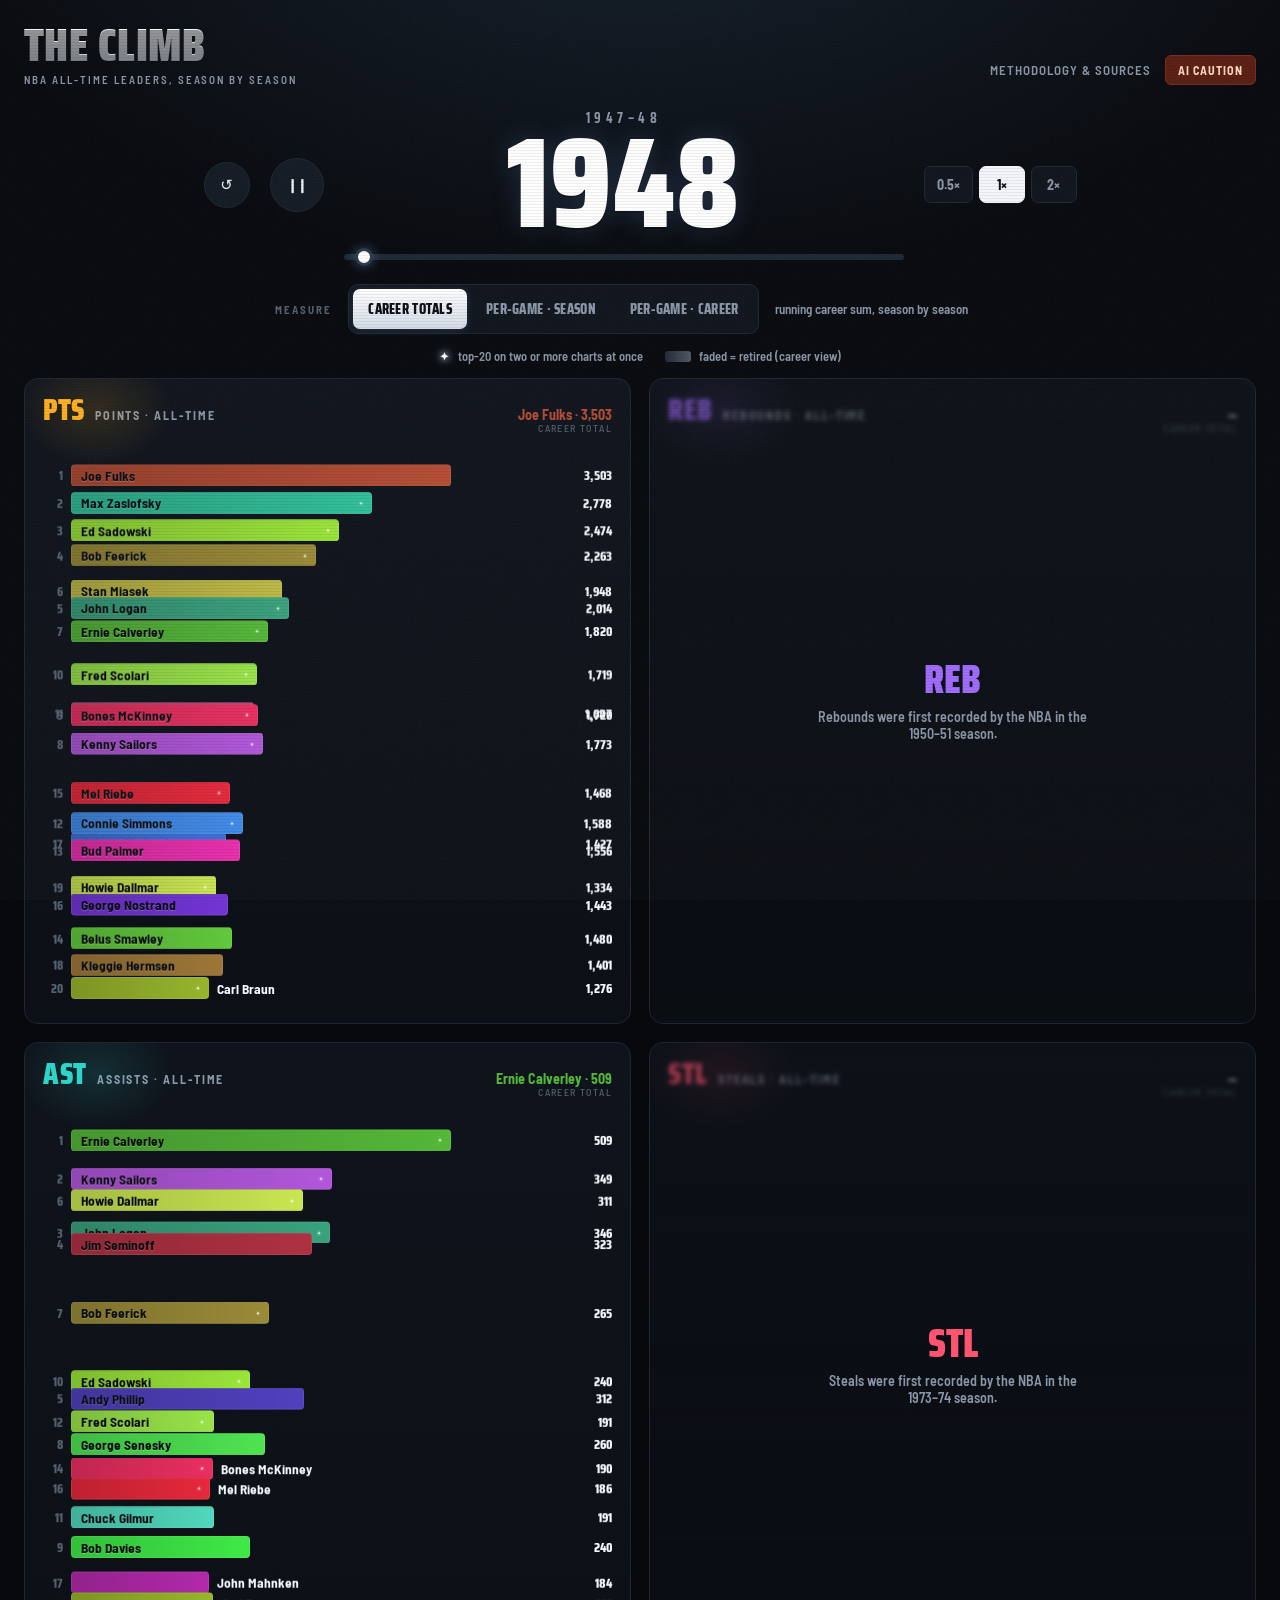
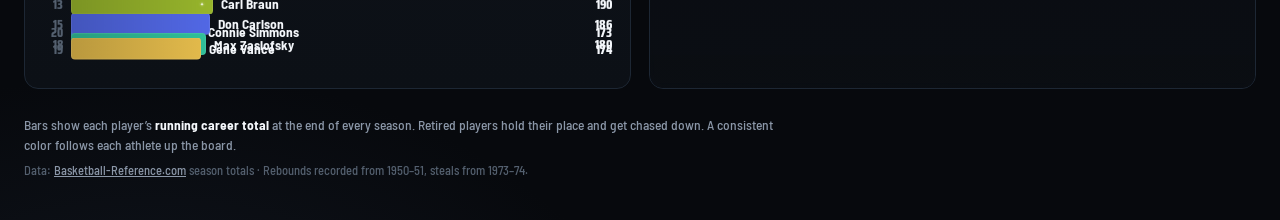
<file: index.html>
<!DOCTYPE html>
<html lang="en">
<head>
<meta charset="utf-8">
<meta name="viewport" content="width=device-width, initial-scale=1, viewport-fit=cover">
<title>The Climb &middot; NBA All-Time Leaders Race</title>
<meta name="description" content="Four synchronized bar-chart races showing the NBA's all-time points, rebounds, assists and steals leaders accumulating season by season from 1947 to 2025.">
<link rel="preconnect" href="https://fonts.googleapis.com">
<link rel="preconnect" href="https://fonts.gstatic.com" crossorigin>
<link href="https://fonts.googleapis.com/css2?family=Saira+Condensed:wght@600;700;800;900&family=Barlow+Semi+Condensed:wght@500;600;700&display=swap" rel="stylesheet">
<link rel="stylesheet" href="styles.css">
</head>
<body>
<div class="grain" aria-hidden="true"></div>
<div class="scan" aria-hidden="true"></div>

<header class="topbar">
  <div class="brand">
    <span class="brand-mark">THE&nbsp;CLIMB</span>
    <span class="brand-sub">NBA all-time leaders, season by season</span>
  </div>
  <div class="topbar-right">
    <a class="source" href="methodology.html">Methodology &amp; sources</a>
    <button id="aiCaution" class="ai-caution" type="button">AI caution</button>
  </div>
</header>

<section class="clock" aria-label="season clock">
  <button id="restart" class="transport restart" title="Restart" aria-label="Restart">&#x21BA;</button>
  <button id="play" class="transport play" title="Play / pause" aria-label="Play or pause">&#10073;&#10073;</button>
  <div class="year-wrap">
    <div id="season" class="season">1946&ndash;47</div>
    <div id="year" class="year">1947</div>
    <input id="scrub" class="scrub" type="range" min="0" max="1000" value="0" step="1" aria-label="Scrub through seasons">
  </div>
  <div class="speeds" role="group" aria-label="Playback speed">
    <button class="speed" data-speed="0.5">0.5&times;</button>
    <button class="speed is-active" data-speed="1">1&times;</button>
    <button class="speed" data-speed="2">2&times;</button>
  </div>
</section>

<section class="modebar" role="group" aria-label="Measure">
  <span class="modebar-label">Measure</span>
  <div class="mode-toggle">
    <button class="mode is-active" data-mode="totals">Career totals</button>
    <button class="mode" data-mode="avg">Per&#8209;game &middot; season</button>
    <button class="mode" data-mode="cavg">Per&#8209;game &middot; career</button>
  </div>
  <span id="modeHint" class="modebar-hint">running career sum, season by season</span>
</section>

<section class="legend" aria-label="Legend">
  <span class="legend-item"><span class="legend-star">✦</span> top&#8209;20 on two or more charts at once</span>
  <span class="legend-item" id="legendRetired"><span class="legend-fade"></span> faded = retired (career view)</span>
</section>

<main id="grid" class="grid">
  <!-- chart cards injected by app.js -->
</main>

<footer class="footnote">
  <p id="footLede">Bars show each player&rsquo;s <strong>running career total</strong> at the end of every season. Retired players hold their place and get chased down. A consistent color follows each athlete up the board.</p>
  <p class="src">Data: <a href="https://www.basketball-reference.com/" target="_blank" rel="noopener">Basketball-Reference.com</a> season totals &middot; Rebounds recorded from 1950&ndash;51, steals from 1973&ndash;74.</p>
</footer>

<div id="caution" class="caution-pop" hidden>
  <div class="caution-card">
    <button class="caution-close" id="cautionClose" aria-label="Close">&times;</button>
    <h2>How this was built &amp; what to double-check</h2>
    <ul id="cautionList"></ul>
    <p class="caution-foot">Built with AI assistance. For sources and calculations, see the <a href="methodology.html">methodology</a>.</p>
  </div>
</div>

<script src="app.js"></script>
</body>
</html>
</file>
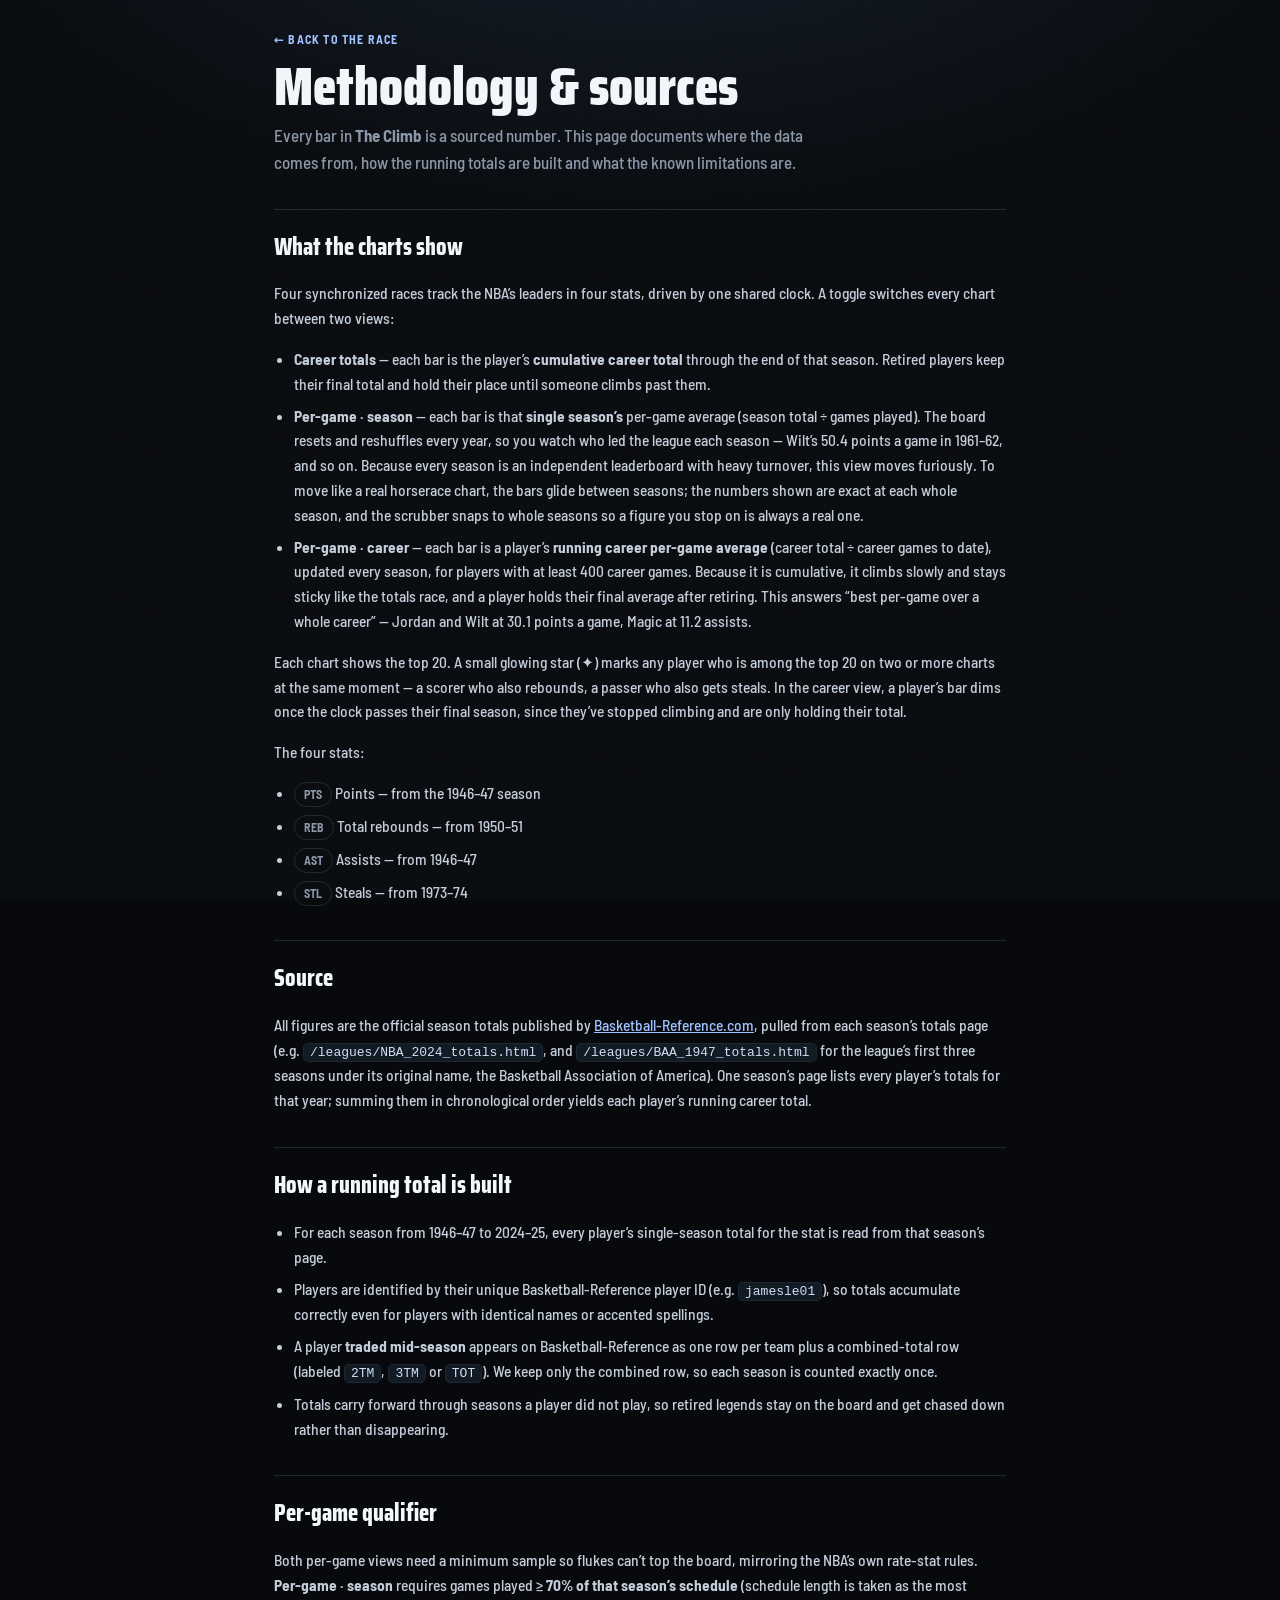
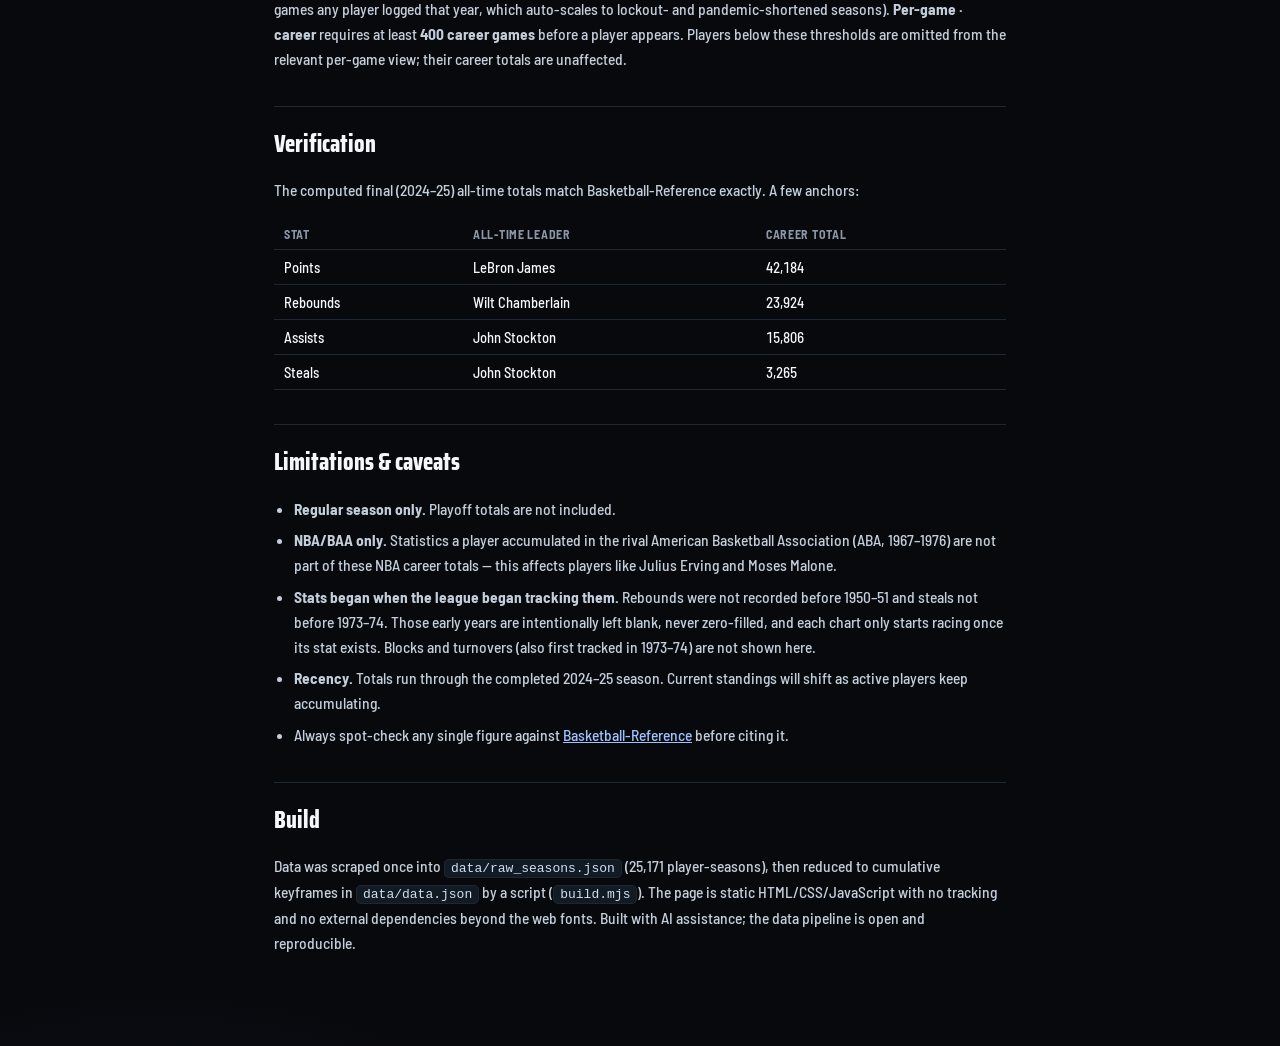
<file: methodology.html>
<!DOCTYPE html>
<html lang="en">
<head>
<meta charset="utf-8">
<meta name="viewport" content="width=device-width, initial-scale=1">
<title>Methodology &middot; The Climb</title>
<link rel="preconnect" href="https://fonts.googleapis.com">
<link rel="preconnect" href="https://fonts.gstatic.com" crossorigin>
<link href="https://fonts.googleapis.com/css2?family=Saira+Condensed:wght@700;800;900&family=Barlow+Semi+Condensed:wght@400;500;600;700&display=swap" rel="stylesheet">
<link rel="stylesheet" href="styles.css">
<style>
  .doc{ max-width:780px; margin:0 auto; padding:28px 24px 80px; }
  .doc h1{ font-family:"Saira Condensed",sans-serif; font-weight:900; font-size:clamp(34px,6vw,54px);
    line-height:.95; margin:6px 0 4px; }
  .doc .lede{ color:var(--ink-dim); font-size:17px; line-height:1.55; margin:10px 0 26px; max-width:62ch; }
  .doc h2{ font-family:"Saira Condensed",sans-serif; font-weight:800; font-size:24px;
    margin:34px 0 10px; padding-top:18px; border-top:1px solid var(--line); }
  .doc p, .doc li{ color:#c4cedb; font-size:15.5px; line-height:1.6; }
  .doc ul{ padding-left:20px; } .doc li{ margin:7px 0; }
  .doc a{ color:#9fc2ff; }
  .doc code{ background:#121a24; border:1px solid var(--line); border-radius:5px; padding:1px 6px;
    font-family:ui-monospace,Menlo,monospace; font-size:13px; color:#cfe0f5; }
  .back{ display:inline-block; margin-bottom:8px; color:var(--ink-dim); text-decoration:none;
    text-transform:uppercase; letter-spacing:.1em; font-size:12px; font-weight:700; }
  .back:hover{ color:var(--ink); }
  table{ border-collapse:collapse; width:100%; margin:12px 0; font-size:14.5px; }
  th,td{ text-align:left; padding:8px 10px; border-bottom:1px solid var(--line); }
  th{ color:var(--ink-dim); font-weight:700; text-transform:uppercase; letter-spacing:.06em; font-size:12px; }
  td:last-child, th:last-child{ font-variant-numeric:tabular-nums; }
  .pill{ display:inline-block; font-weight:700; font-size:12px; padding:2px 9px; border-radius:20px;
    border:1px solid var(--line); color:var(--ink-dim); }
</style>
</head>
<body>
<div class="grain" aria-hidden="true"></div>
<main class="doc">
  <a class="back" href="index.html">&larr; Back to the race</a>
  <h1>Methodology &amp; sources</h1>
  <p class="lede">Every bar in <strong>The Climb</strong> is a sourced number. This page documents where the data comes from, how the running totals are built and what the known limitations are.</p>

  <h2>What the charts show</h2>
  <p>Four synchronized races track the NBA&rsquo;s leaders in four stats, driven by one shared clock. A toggle switches every chart between two views:</p>
  <ul>
    <li><strong>Career totals</strong> &mdash; each bar is the player&rsquo;s <strong>cumulative career total</strong> through the end of that season. Retired players keep their final total and hold their place until someone climbs past them.</li>
    <li><strong>Per-game &middot; season</strong> &mdash; each bar is that <strong>single season&rsquo;s</strong> per-game average (season total &divide; games played). The board resets and reshuffles every year, so you watch who led the league each season &mdash; Wilt&rsquo;s 50.4 points a game in 1961&ndash;62, and so on. Because every season is an independent leaderboard with heavy turnover, this view moves furiously. To move like a real horserace chart, the bars glide between seasons; the numbers shown are exact at each whole season, and the scrubber snaps to whole seasons so a figure you stop on is always a real one.</li>
    <li><strong>Per-game &middot; career</strong> &mdash; each bar is a player&rsquo;s <strong>running career per-game average</strong> (career total &divide; career games to date), updated every season, for players with at least 400 career games. Because it is cumulative, it climbs slowly and stays sticky like the totals race, and a player holds their final average after retiring. This answers &ldquo;best per-game over a whole career&rdquo; &mdash; Jordan and Wilt at 30.1 points a game, Magic at 11.2 assists.</li>
  </ul>
  <p>Each chart shows the top 20. A small glowing star (&#10022;) marks any player who is among the top 20 on two or more charts at the same moment &mdash; a scorer who also rebounds, a passer who also gets steals. In the career view, a player&rsquo;s bar dims once the clock passes their final season, since they&rsquo;ve stopped climbing and are only holding their total.</p>
  <p>The four stats:</p>
  <ul>
    <li><span class="pill">PTS</span> Points &mdash; from the 1946&ndash;47 season</li>
    <li><span class="pill">REB</span> Total rebounds &mdash; from 1950&ndash;51</li>
    <li><span class="pill">AST</span> Assists &mdash; from 1946&ndash;47</li>
    <li><span class="pill">STL</span> Steals &mdash; from 1973&ndash;74</li>
  </ul>

  <h2>Source</h2>
  <p>All figures are the official season totals published by <a href="https://www.basketball-reference.com/" target="_blank" rel="noopener">Basketball-Reference.com</a>, pulled from each season&rsquo;s totals page (e.g. <code>/leagues/NBA_2024_totals.html</code>, and <code>/leagues/BAA_1947_totals.html</code> for the league&rsquo;s first three seasons under its original name, the Basketball Association of America). One season&rsquo;s page lists every player&rsquo;s totals for that year; summing them in chronological order yields each player&rsquo;s running career total.</p>

  <h2>How a running total is built</h2>
  <ul>
    <li>For each season from 1946&ndash;47 to 2024&ndash;25, every player&rsquo;s single-season total for the stat is read from that season&rsquo;s page.</li>
    <li>Players are identified by their unique Basketball-Reference player ID (e.g. <code>jamesle01</code>), so totals accumulate correctly even for players with identical names or accented spellings.</li>
    <li>A player <strong>traded mid-season</strong> appears on Basketball-Reference as one row per team plus a combined-total row (labeled <code>2TM</code>, <code>3TM</code> or <code>TOT</code>). We keep only the combined row, so each season is counted exactly once.</li>
    <li>Totals carry forward through seasons a player did not play, so retired legends stay on the board and get chased down rather than disappearing.</li>
  </ul>

  <h2>Per-game qualifier</h2>
  <p>Both per-game views need a minimum sample so flukes can&rsquo;t top the board, mirroring the NBA&rsquo;s own rate-stat rules. <strong>Per-game &middot; season</strong> requires games played &ge; <strong>70% of that season&rsquo;s schedule</strong> (schedule length is taken as the most games any player logged that year, which auto-scales to lockout- and pandemic-shortened seasons). <strong>Per-game &middot; career</strong> requires at least <strong>400 career games</strong> before a player appears. Players below these thresholds are omitted from the relevant per-game view; their career totals are unaffected.</p>

  <h2>Verification</h2>
  <p>The computed final (2024&ndash;25) all-time totals match Basketball-Reference exactly. A few anchors:</p>
  <table>
    <tr><th>Stat</th><th>All-time leader</th><th>Career total</th></tr>
    <tr><td>Points</td><td>LeBron James</td><td>42,184</td></tr>
    <tr><td>Rebounds</td><td>Wilt Chamberlain</td><td>23,924</td></tr>
    <tr><td>Assists</td><td>John Stockton</td><td>15,806</td></tr>
    <tr><td>Steals</td><td>John Stockton</td><td>3,265</td></tr>
  </table>

  <h2>Limitations &amp; caveats</h2>
  <ul>
    <li><strong>Regular season only.</strong> Playoff totals are not included.</li>
    <li><strong>NBA/BAA only.</strong> Statistics a player accumulated in the rival American Basketball Association (ABA, 1967&ndash;1976) are not part of these NBA career totals &mdash; this affects players like Julius Erving and Moses Malone.</li>
    <li><strong>Stats began when the league began tracking them.</strong> Rebounds were not recorded before 1950&ndash;51 and steals not before 1973&ndash;74. Those early years are intentionally left blank, never zero-filled, and each chart only starts racing once its stat exists. Blocks and turnovers (also first tracked in 1973&ndash;74) are not shown here.</li>
    <li><strong>Recency.</strong> Totals run through the completed 2024&ndash;25 season. Current standings will shift as active players keep accumulating.</li>
    <li>Always spot-check any single figure against <a href="https://www.basketball-reference.com/" target="_blank" rel="noopener">Basketball-Reference</a> before citing it.</li>
  </ul>

  <h2>Build</h2>
  <p>Data was scraped once into <code>data/raw_seasons.json</code> (25,171 player-seasons), then reduced to cumulative keyframes in <code>data/data.json</code> by a script (<code>build.mjs</code>). The page is static HTML/CSS/JavaScript with no tracking and no external dependencies beyond the web fonts. Built with AI assistance; the data pipeline is open and reproducible.</p>
</main>
</body>
</html>
</file>
<file: styles.css>
/* ============================================================
   THE CLIMB — NBA all-time leaders race
   Aesthetic: late-night broadcast / arena jumbotron.
   Near-black court, LED scanlines, condensed scoreboard numerals,
   a giant shot-clock YEAR driving four synchronized races.
   ============================================================ */

:root{
  --bg:        #07090d;
  --bg-2:      #0c1016;
  --panel:     #0f141c;
  --panel-2:   #131a24;
  --line:      #1d2734;
  --ink:       #f4f7fb;
  --ink-dim:   #8b97a8;
  --ink-faint: #54606f;

  --pts: #ffb01f;
  --trb: #a06bff;
  --ast: #2fd4c8;
  --stl: #ff5470;

  --row-h: 28px;
  --maxw: 1480px;
}

*{ box-sizing:border-box; }
html,body{ margin:0; padding:0; }
body{
  background:
    radial-gradient(1200px 700px at 50% -8%, #15202e 0%, rgba(21,32,46,0) 60%),
    radial-gradient(900px 600px at 12% 110%, #11161f 0%, rgba(17,22,31,0) 55%),
    var(--bg);
  color:var(--ink);
  font-family:"Barlow Semi Condensed", system-ui, sans-serif;
  font-weight:500;
  min-height:100vh;
  overflow-x:hidden;
  -webkit-font-smoothing:antialiased;
}

/* atmosphere overlays */
.grain{
  position:fixed; inset:0; z-index:9999; pointer-events:none; opacity:.05;
  background-image:url("data:image/svg+xml,%3Csvg xmlns='http://www.w3.org/2000/svg' width='160' height='160'%3E%3Cfilter id='n'%3E%3CfeTurbulence type='fractalNoise' baseFrequency='0.85' numOctaves='2'/%3E%3C/filter%3E%3Crect width='100%25' height='100%25' filter='url(%23n)'/%3E%3C/svg%3E");
}
.scan{
  position:fixed; inset:0; z-index:9998; pointer-events:none; opacity:.35;
  background:repeating-linear-gradient(0deg, rgba(0,0,0,0) 0 2px, rgba(0,0,0,.18) 2px 3px);
  mix-blend-mode:multiply;
}

/* ---------- top bar ---------- */
.topbar{
  max-width:var(--maxw); margin:0 auto; padding:22px 24px 6px;
  display:flex; align-items:flex-end; justify-content:space-between; gap:16px;
}
.brand{ display:flex; flex-direction:column; line-height:1; }
.brand-mark{
  font-family:"Saira Condensed", sans-serif; font-weight:900;
  font-size:clamp(26px, 3.6vw, 46px); letter-spacing:.01em;
  background:linear-gradient(180deg,#fff 0%, #c6d0dd 100%);
  -webkit-background-clip:text; background-clip:text; color:transparent;
  text-shadow:0 1px 0 rgba(0,0,0,.4);
}
.brand-sub{
  margin-top:6px; color:var(--ink-dim); font-weight:600;
  text-transform:uppercase; letter-spacing:.18em; font-size:11px;
}
.topbar-right{ display:flex; align-items:center; gap:14px; }
.source{
  color:var(--ink-dim); text-decoration:none; font-weight:600; font-size:13px;
  text-transform:uppercase; letter-spacing:.08em; border-bottom:1px solid transparent;
}
.source:hover{ color:var(--ink); border-color:var(--ink-faint); }
.ai-caution{
  font-family:inherit; cursor:pointer; font-weight:700; font-size:12px;
  text-transform:uppercase; letter-spacing:.08em;
  color:#ffd9c2; background:#5a1d12; border:1px solid #7a2b18;
  padding:7px 12px; border-radius:6px;
}
.ai-caution:hover{ background:#6d2416; }

/* ---------- shot-clock ---------- */
.clock{
  max-width:var(--maxw); margin:10px auto 4px; padding:6px 24px 14px;
  display:flex; align-items:center; gap:20px; flex-wrap:wrap; justify-content:center;
}
.transport{
  font-family:inherit; cursor:pointer; color:var(--ink);
  width:46px; height:46px; border-radius:50%;
  background:var(--panel-2); border:1px solid var(--line);
  font-size:15px; display:flex; align-items:center; justify-content:center;
  flex:0 0 auto; transition:background .15s, border-color .15s, transform .1s;
}
.transport:hover{ background:#1a2330; border-color:#2b3a4d; }
.transport:active{ transform:scale(.93); }
.play{ width:54px; height:54px; font-size:14px; letter-spacing:-2px; }

.year-wrap{ display:flex; flex-direction:column; align-items:center; min-width:min(560px,86vw); }
.season{
  font-family:"Saira Condensed",sans-serif; font-weight:700; color:var(--ink-dim);
  letter-spacing:.32em; font-size:14px; text-transform:uppercase; margin-bottom:-4px;
}
.year{
  font-family:"Saira Condensed",sans-serif; font-weight:900;
  font-size:clamp(64px, 11vw, 128px); line-height:.9; letter-spacing:.01em;
  font-variant-numeric:tabular-nums;
  color:#fff;
  text-shadow:0 0 28px rgba(120,170,255,.18), 0 2px 0 rgba(0,0,0,.5);
}
.scrub{
  -webkit-appearance:none; appearance:none; width:100%; height:6px; margin-top:14px;
  background:var(--line); border-radius:6px; cursor:pointer; outline:none;
}
.scrub::-webkit-slider-thumb{
  -webkit-appearance:none; width:18px; height:18px; border-radius:50%;
  background:#fff; border:3px solid #2b3a4d; box-shadow:0 0 12px rgba(120,170,255,.4); cursor:grab;
}
.scrub::-moz-range-thumb{
  width:18px; height:18px; border-radius:50%; background:#fff; border:3px solid #2b3a4d; cursor:grab;
}

.speeds{ display:flex; gap:6px; }
.speed{
  font-family:inherit; cursor:pointer; font-weight:700; font-size:14px;
  color:var(--ink-dim); background:var(--panel); border:1px solid var(--line);
  padding:9px 12px; border-radius:7px; min-width:46px; transition:.15s;
}
.speed:hover{ color:var(--ink); }
.speed.is-active{ color:#0b0e13; background:var(--ink); border-color:var(--ink); }

/* ---------- mode toggle ---------- */
.modebar{
  max-width:var(--maxw); margin:0 auto; padding:4px 24px 6px;
  display:flex; align-items:center; justify-content:center; gap:16px; flex-wrap:wrap;
}
.modebar-label{ text-transform:uppercase; letter-spacing:.18em; font-size:11px; font-weight:700; color:var(--ink-faint); }
.modebar-hint{ color:var(--ink-dim); font-size:13px; font-weight:600; min-width:230px; }
.mode-toggle{
  display:flex; flex-wrap:wrap; justify-content:center; background:var(--panel);
  border:1px solid var(--line); border-radius:10px; padding:4px; gap:4px;
}
.mode{
  font-family:"Saira Condensed",sans-serif; font-weight:800; cursor:pointer;
  font-size:14.5px; letter-spacing:.02em; text-transform:uppercase;
  color:var(--ink-dim); background:transparent; border:none; padding:9px 15px; border-radius:7px;
  transition:color .15s, background .15s; white-space:nowrap;
}
.mode:hover{ color:var(--ink); }
.mode.is-active{ color:#0b0e13; background:linear-gradient(180deg,#fff,#d4dde8); box-shadow:0 1px 8px rgba(120,170,255,.18); }

/* ---------- legend ---------- */
.legend{
  max-width:var(--maxw); margin:2px auto 0; padding:6px 24px 0;
  display:flex; align-items:center; justify-content:center; gap:22px; flex-wrap:wrap;
}
.legend-item{ display:inline-flex; align-items:center; gap:8px; color:var(--ink-dim); font-size:12.5px; font-weight:600; }
.legend-star{ color:#fff; font-size:13px; text-shadow:0 0 7px #fff, 0 0 12px #7fb0ff; }
.legend-fade{ width:26px; height:11px; border-radius:3px; display:inline-block;
  background:linear-gradient(90deg,#3a4760,#9aa7bd); opacity:.5; }
@media (max-width:560px){ .legend{ gap:14px; } .legend-item{ font-size:11.5px; } }

/* ---------- grid of races ---------- */
.grid{
  max-width:var(--maxw); margin:14px auto 0; padding:0 24px;
  display:grid; grid-template-columns:1fr 1fr; gap:18px;
}
.card{
  position:relative; background:linear-gradient(180deg,var(--panel) 0%, var(--bg-2) 100%);
  border:1px solid var(--line); border-radius:14px; padding:16px 18px 18px;
  overflow:hidden; opacity:0; transform:translateY(14px);
  animation:rise .6s cubic-bezier(.2,.7,.2,1) forwards;
}
.card::before{ /* accent glow top-left */
  content:""; position:absolute; left:-40px; top:-50px; width:220px; height:160px;
  background:radial-gradient(closest-side, var(--accent) 0%, transparent 70%);
  opacity:.14; pointer-events:none;
}
.card:nth-child(1){ animation-delay:.05s; }
.card:nth-child(2){ animation-delay:.12s; }
.card:nth-child(3){ animation-delay:.19s; }
.card:nth-child(4){ animation-delay:.26s; }
@keyframes rise{ to{ opacity:1; transform:none; } }

.card-head{ display:flex; align-items:baseline; justify-content:space-between; gap:12px; margin-bottom:12px; }
.card-title{ display:flex; align-items:baseline; gap:10px; }
.card-short{
  font-family:"Saira Condensed",sans-serif; font-weight:900; font-size:30px; line-height:1;
  color:var(--accent); letter-spacing:.02em;
}
.card-label{
  font-weight:700; text-transform:uppercase; letter-spacing:.16em; font-size:12px; color:var(--ink-dim);
}
.card-leader{ text-align:right; line-height:1.05; max-width:55%; }
.leader-name{ font-weight:700; font-size:14px; color:var(--ink); white-space:nowrap; overflow:hidden; text-overflow:ellipsis; }
.leader-tag{ font-size:10px; text-transform:uppercase; letter-spacing:.14em; color:var(--ink-faint); }

.race{ position:relative; width:100%; }

/* a single racing bar — 3-col grid: rank | bar-area | value column */
.bar{
  position:absolute; left:0; top:0; height:calc(var(--row-h) - 6px);
  width:100%; display:grid; grid-template-columns:20px 1fr 58px;
  align-items:center; gap:8px; will-change:transform; contain:layout style;
  transition:opacity .35s ease;
}
.bar-rank{
  font-family:"Saira Condensed",sans-serif; font-weight:800; font-size:13px;
  color:var(--ink-faint); text-align:right;
}
.bar-area{ position:relative; height:100%; }
.bar-track{ position:absolute; left:0; top:0; height:100%; width:var(--w,2%); min-width:2px;
  border-radius:4px;
  background:linear-gradient(90deg, color-mix(in srgb, var(--c) 82%, #000) 0%, var(--c) 100%);
  box-shadow:inset 0 0 0 1px rgba(255,255,255,.08); }
/* retired players (cumulative view): dimmed + slightly desaturated as they hold their total */
.bar.retired .bar-track{ filter:saturate(.65); }

/* two-way highlight: a player sitting on 2+ charts at once gets a twinned glow
   (same on every board they're on) plus a small star riding the bar tip */
.bar-flag{
  position:absolute; right:6px; top:50%; z-index:3; pointer-events:none;
  font-size:12px; line-height:1; color:#fff; opacity:0;
  transform:translateY(-50%) scale(.4);
  text-shadow:0 0 7px #fff, 0 0 13px var(--c);
  transition:opacity .35s ease, transform .35s ease;
}
.bar.multi .bar-flag{ opacity:.95; animation:flag-twinkle 2.4s ease-in-out infinite; }
.bar.multi .bar-track{ animation:multi-pulse 2.4s ease-in-out infinite; }
@keyframes multi-pulse{
  0%,100%{ box-shadow:inset 0 0 0 1px rgba(255,255,255,.30), 0 0 9px -4px var(--c); }
  50%    { box-shadow:inset 0 0 0 1px rgba(255,255,255,.70), 0 0 20px -2px var(--c); }
}
@keyframes flag-twinkle{
  0%,100%{ opacity:.65; transform:translateY(-50%) scale(.9)  rotate(0deg); }
  50%    { opacity:1;   transform:translateY(-50%) scale(1.1) rotate(90deg); }
}
@media (prefers-reduced-motion: reduce){
  .bar.multi .bar-flag, .bar.multi .bar-track{ animation:none; }
  .bar.multi .bar-track{ box-shadow:inset 0 0 0 1px rgba(255,255,255,.6), 0 0 14px -3px var(--c); }
}
.bar-name{
  position:absolute; left:10px; top:50%; transform:translateY(-50%);
  font-weight:700; font-size:13.5px; color:#0a0d12; white-space:nowrap;
  text-shadow:0 1px 0 rgba(255,255,255,.22); pointer-events:none;
  max-width:calc(100% - 16px); overflow:hidden; text-overflow:ellipsis;
}
.bar-name.outside{ left:calc(var(--w,2%) + 8px); color:var(--ink); text-shadow:none; }
.bar-val{
  font-family:"Saira Condensed",sans-serif; font-weight:800; font-size:13.5px;
  color:var(--ink); font-variant-numeric:tabular-nums; white-space:nowrap; text-align:right;
}

/* pre-tracking overlay (steals/rebounds before they were recorded) */
.gate{
  position:absolute; inset:0; display:flex; flex-direction:column; align-items:center; justify-content:center;
  text-align:center; gap:8px; background:linear-gradient(180deg, rgba(10,13,18,.4), rgba(10,13,18,.75));
  border-radius:10px; backdrop-filter:blur(2px); padding:20px;
}
.gate[hidden]{ display:none; }
.gate-stat{ font-family:"Saira Condensed",sans-serif; font-weight:900; font-size:40px; color:var(--accent); line-height:1; }
.gate-msg{ color:var(--ink-dim); font-weight:600; max-width:280px; font-size:14px; }

/* ---------- footer ---------- */
.footnote{ max-width:var(--maxw); margin:26px auto 40px; padding:0 24px; color:var(--ink-dim); }
.footnote p{ margin:6px 0; font-size:13.5px; line-height:1.5; max-width:760px; }
.footnote strong{ color:var(--ink); }
.footnote .src{ color:var(--ink-faint); font-size:12.5px; }
.footnote a{ color:var(--ink-dim); }

/* ---------- AI caution popover ---------- */
.caution-pop{ position:fixed; inset:0; z-index:10000; display:flex; align-items:center; justify-content:center;
  background:rgba(4,6,9,.7); backdrop-filter:blur(3px); padding:20px; }
.caution-pop[hidden]{ display:none; }
.caution-card{ position:relative; max-width:560px; width:100%; background:#0d1a2b; border:1px solid #1c3350;
  border-radius:14px; padding:26px 28px; color:#dfe8f3; box-shadow:0 30px 80px rgba(0,0,0,.6); }
.caution-card h2{ font-family:"Saira Condensed",sans-serif; font-weight:800; font-size:22px; margin:0 0 14px; }
.caution-card ul{ margin:0; padding-left:18px; }
.caution-card li{ margin:8px 0; font-size:14px; line-height:1.5; }
.caution-foot{ margin-top:16px; font-size:13px; color:#9fb3cc; }
.caution-foot a{ color:#7fb0ff; }
.caution-close{ position:absolute; top:12px; right:14px; background:none; border:none; color:#7e93ad;
  font-size:26px; cursor:pointer; line-height:1; }
.caution-close:hover{ color:#fff; }

/* ---------- responsive ---------- */
@media (max-width: 920px){
  .grid{ grid-template-columns:1fr; }
  .year{ font-size:clamp(56px,18vw,96px); }
  .topbar{ flex-direction:column; align-items:flex-start; gap:10px; }
}
@media (prefers-reduced-motion: reduce){
  .card{ animation:none; opacity:1; transform:none; }
}
</file>
